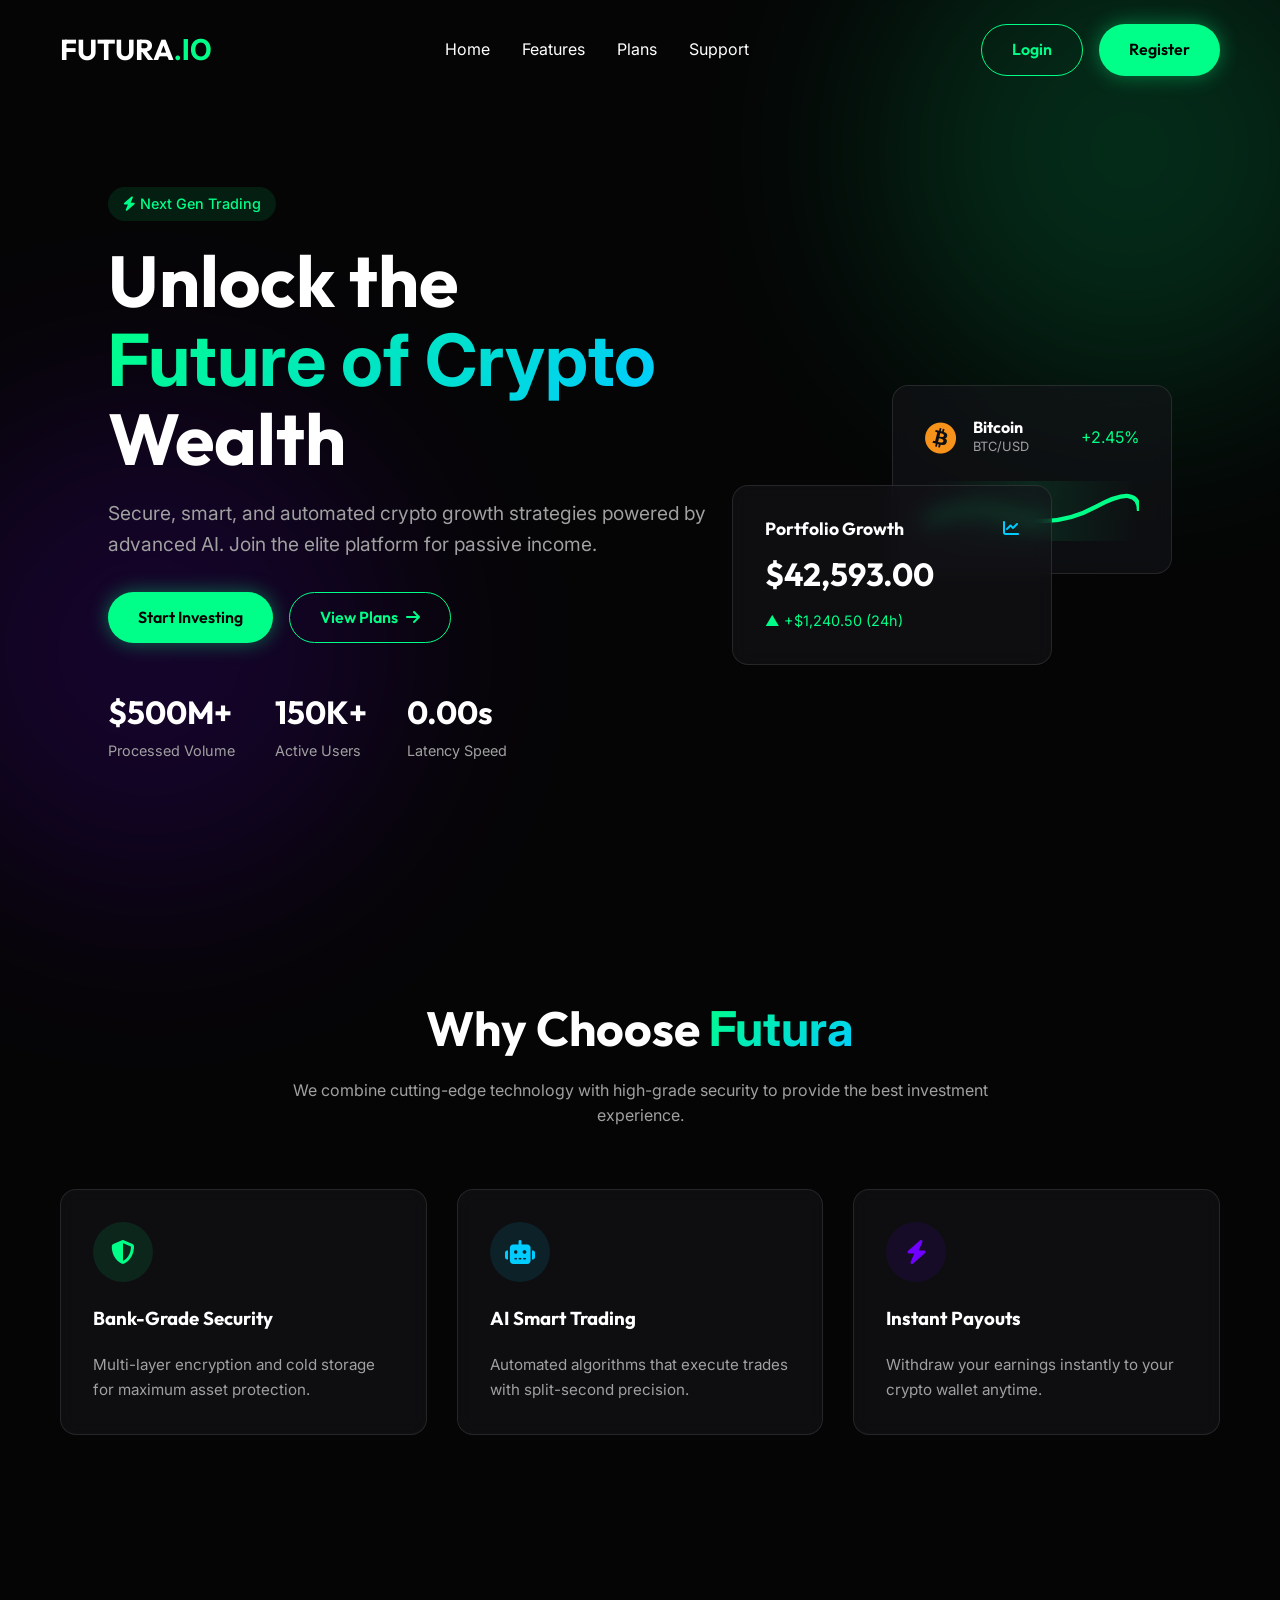
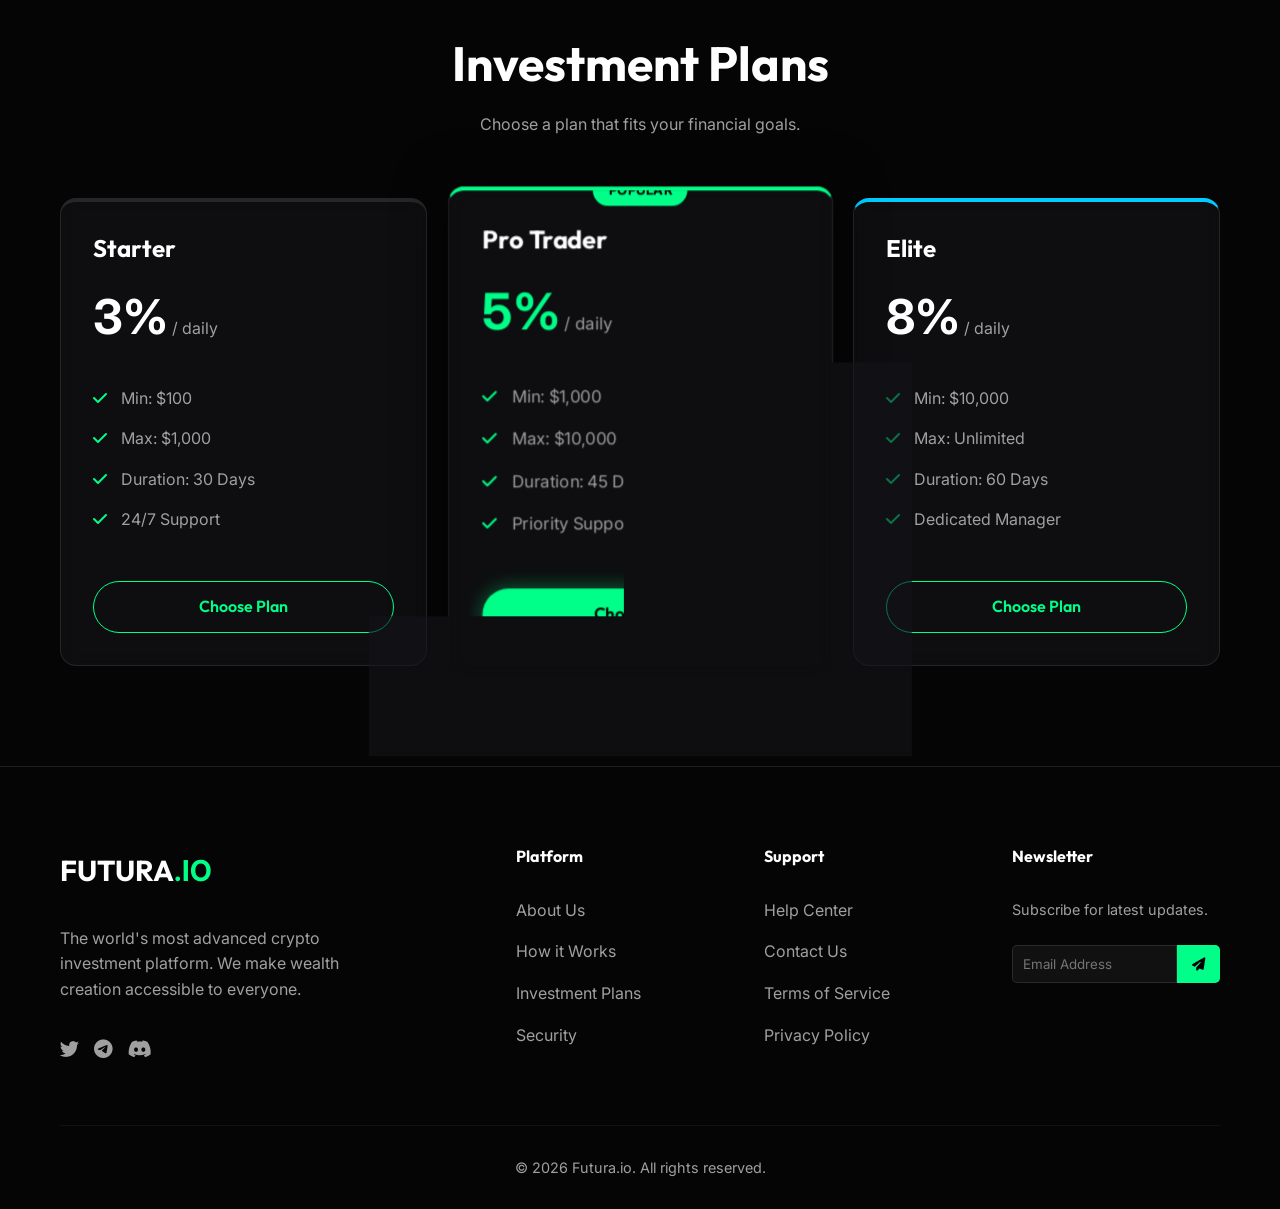
<file: index.html>
<!DOCTYPE html>
<html lang="en">

<head>
    <meta charset="UTF-8">
    <meta name="viewport" content="width=device-width, initial-scale=1.0">
    <title>Futura Brokerage | The Future of Crypto Investment</title>
    <link rel="stylesheet" href="asset/css/style.css">
    <link rel="stylesheet" href="https://cdnjs.cloudflare.com/ajax/libs/font-awesome/6.4.0/css/all.min.css">
</head>

<body>
    <!-- Navbar -->
    <nav class="main-header">
        <div class="container d-flex justify-between align-center">
            <a href="index.html" class="logo">
                FUTURA<span>.IO</span>
            </a>

            <div class="mobile-toggle">
                <i class="fas fa-bars"></i>
            </div>

            <ul class="nav-links">
                <li><a href="#home">Home</a></li>
                <li><a href="#features">Features</a></li>
                <li><a href="#plans">Plans</a></li>
                <li><a href="#support">Support</a></li>
            </ul>

            <div class="auth-buttons d-flex gap-1">
                <a href="login.html" class="btn btn-outline">Login</a>
                <a href="register.html" class="btn btn-primary">Register</a>
            </div>
        </div>
    </nav>

    <!-- Hero Section -->
    <section id="home">
        <!-- Background Elements -->
        <div class="bg-blur primary" style="top: -100px; right: -100px;"></div>
        <div class="bg-blur accent" style="bottom: 0; left: -100px;"></div>

        <div class="container hero-grid">
            <div class="hero-content">
                <span class="hero-badge">
                    <i class="fas fa-bolt"></i> Next Gen Trading
                </span>
                <h1 class="hero-title">
                    Unlock the <br>
                    <span class="text-gradient">Future of Crypto</span> <br>
                    Wealth
                </h1>
                <p class="text-muted mb-4" style="font-size: 1.2rem; max-width: 600px;">
                    Secure, smart, and automated crypto growth strategies powered by advanced AI. Join the elite
                    platform for passive income.
                </p>
                <div class="d-flex gap-1 mb-5">
                    <a href="register.html" class="btn btn-primary">Start Investing</a>
                    <a href="#plans" class="btn btn-outline">View Plans <i class="fas fa-arrow-right"
                            style="margin-left: 8px;"></i></a>
                </div>

                <div class="hero-stats">
                    <div>
                        <h3 class="mb-1" style="font-size: 2rem;">$500M+</h3>
                        <p class="text-muted" style="font-size: 0.9rem;">Processed Volume</p>
                    </div>
                    <div>
                        <h3 class="mb-1" style="font-size: 2rem;">150K+</h3>
                        <p class="text-muted" style="font-size: 0.9rem;">Active Users</p>
                    </div>
                    <div>
                        <h3 class="mb-1" style="font-size: 2rem;">0.00s</h3>
                        <p class="text-muted" style="font-size: 0.9rem;">Latency Speed</p>
                    </div>
                </div>
            </div>

            <div class="hero-visual">
                <div class="glass-card floating-card-1">
                    <div class="d-flex align-center gap-1 mb-3">
                        <i class="fab fa-bitcoin" style="color: #F7931A; font-size: 2rem;"></i>
                        <div>
                            <h4 style="font-size: 1rem;">Bitcoin</h4>
                            <p class="text-muted" style="font-size: 0.8rem;">BTC/USD</p>
                        </div>
                        <span class="text-primary" style="margin-left: auto;">+2.45%</span>
                    </div>
                    <div class="chart-line-mock">
                        <!-- Mock chart line -->
                        <svg style="width: 100%; height: 100%; position: absolute;" viewBox="0 0 100 20">
                            <path d="M0 15 Q 20 5, 40 12 T 80 8 T 100 10" fill="none" stroke="var(--color-primary)"
                                stroke-width="2" />
                        </svg>
                    </div>
                </div>

                <div class="glass-card floating-card-2">
                    <div class="d-flex align-center justify-between mb-2">
                        <h4 style="font-size: 1.1rem;">Portfolio Growth</h4>
                        <i class="fas fa-chart-line" style="color: var(--color-secondary);"></i>
                    </div>
                    <h3 class="mb-2" style="font-size: 2rem;">$42,593.00</h3>
                    <p class="text-primary" style="font-size: 0.9rem;">▲ +$1,240.50 (24h)</p>
                </div>
            </div>
        </div>
    </section>

    <!-- Features Section -->
    <section id="features">
        <div class="container">
            <div class="section-header">
                <h2 class="section-title">Why Choose <span class="text-gradient">Futura</span></h2>
                <p class="text-muted">We combine cutting-edge technology with high-grade security to provide the best
                    investment experience.</p>
            </div>

            <div class="grid-3">
                <div class="glass-card">
                    <div class="feature-icon" style="background: rgba(0,255,136,0.1);">
                        <i class="fas fa-shield-alt text-primary"></i>
                    </div>
                    <h3 class="mb-3">Bank-Grade Security</h3>
                    <p class="text-muted" style="font-size: 0.95rem;">Multi-layer encryption and cold storage for
                        maximum asset protection.</p>
                </div>

                <div class="glass-card">
                    <div class="feature-icon" style="background: rgba(0,204,255,0.1);">
                        <i class="fas fa-robot" style="color: var(--color-secondary);"></i>
                    </div>
                    <h3 class="mb-3">AI Smart Trading</h3>
                    <p class="text-muted" style="font-size: 0.95rem;">Automated algorithms that execute trades with
                        split-second precision.</p>
                </div>

                <div class="glass-card">
                    <div class="feature-icon" style="background: rgba(112,0,255,0.1);">
                        <i class="fas fa-bolt" style="color: var(--color-accent);"></i>
                    </div>
                    <h3 class="mb-3">Instant Payouts</h3>
                    <p class="text-muted" style="font-size: 0.95rem;">Withdraw your earnings instantly to your crypto
                        wallet anytime.</p>
                </div>
            </div>
        </div>
    </section>

    <!-- Plans Section -->
    <section id="plans" style="background: linear-gradient(180deg, transparent, rgba(5,5,5,1));">
        <div class="container">
            <div class="section-header">
                <h2 class="section-title">Investment Plans</h2>
                <p class="text-muted">Choose a plan that fits your financial goals.</p>
            </div>

            <div class="grid-3">
                <!-- Plan 1 -->
                <div class="glass-card plan-card">
                    <h3 class="mb-2" style="font-size: 1.5rem;">Starter</h3>
                    <div class="plan-price">
                        <span>3%</span>
                        <span class="text-muted">/ daily</span>
                    </div>
                    <ul class="check-list mb-5">
                        <li><i class="fas fa-check"></i> Min: $100</li>
                        <li><i class="fas fa-check"></i> Max: $1,000</li>
                        <li><i class="fas fa-check"></i> Duration: 30 Days</li>
                        <li><i class="fas fa-check"></i> 24/7 Support</li>
                    </ul>
                    <a href="register.html" class="btn btn-outline w-100">Choose Plan</a>
                </div>

                <!-- Plan 2 (Featured) -->
                <div class="glass-card plan-card featured">
                    <div
                        style="position: absolute; top: 0; left: 50%; transform: translate(-50%, -50%); background: var(--color-primary); color: #000; padding: 5px 15px; border-radius: 20px; font-weight: 700; font-size: 0.8rem;">
                        POPULAR
                    </div>
                    <h3 class="mb-2" style="font-size: 1.5rem;">Pro Trader</h3>
                    <div class="plan-price">
                        <span class="text-primary">5%</span>
                        <span class="text-muted">/ daily</span>
                    </div>
                    <ul class="check-list mb-5">
                        <li><i class="fas fa-check"></i> Min: $1,000</li>
                        <li><i class="fas fa-check"></i> Max: $10,000</li>
                        <li><i class="fas fa-check"></i> Duration: 45 Days</li>
                        <li><i class="fas fa-check"></i> Priority Support</li>
                    </ul>
                    <a href="register.html" class="btn btn-primary w-100">Choose Plan</a>
                </div>

                <!-- Plan 3 -->
                <div class="glass-card plan-card elite">
                    <h3 class="mb-2" style="font-size: 1.5rem;">Elite</h3>
                    <div class="plan-price">
                        <span>8%</span>
                        <span class="text-muted">/ daily</span>
                    </div>
                    <ul class="check-list mb-5">
                        <li><i class="fas fa-check"></i> Min: $10,000</li>
                        <li><i class="fas fa-check"></i> Max: Unlimited</li>
                        <li><i class="fas fa-check"></i> Duration: 60 Days</li>
                        <li><i class="fas fa-check"></i> Dedicated Manager</li>
                    </ul>
                    <a href="register.html" class="btn btn-outline w-100">Choose Plan</a>
                </div>
            </div>
        </div>
    </section>

    <!-- Footer -->
    <footer>
        <div class="container">
            <div class="footer-grid">
                <div>
                    <a href="#" class="logo mb-4" style="display: block;">
                        FUTURA<span>.IO</span>
                    </a>
                    <p class="text-muted mb-4" style="max-width: 300px;">
                        The world's most advanced crypto investment platform. We make wealth creation accessible to
                        everyone.
                    </p>
                    <div class="social-links">
                        <a href="#"><i class="fab fa-twitter"></i></a>
                        <a href="#"><i class="fab fa-telegram"></i></a>
                        <a href="#"><i class="fab fa-discord"></i></a>
                    </div>
                </div>

                <div>
                    <h4 class="mb-4">Platform</h4>
                    <ul class="d-flex flex-column gap-1">
                        <li><a href="#" class="text-muted">About Us</a></li>
                        <li><a href="#" class="text-muted">How it Works</a></li>
                        <li><a href="#" class="text-muted">Investment Plans</a></li>
                        <li><a href="#" class="text-muted">Security</a></li>
                    </ul>
                </div>

                <div>
                    <h4 class="mb-4">Support</h4>
                    <ul class="d-flex flex-column gap-1">
                        <li><a href="#" class="text-muted">Help Center</a></li>
                        <li><a href="#" class="text-muted">Contact Us</a></li>
                        <li><a href="#" class="text-muted">Terms of Service</a></li>
                        <li><a href="#" class="text-muted">Privacy Policy</a></li>
                    </ul>
                </div>

                <div>
                    <h4 class="mb-4">Newsletter</h4>
                    <p class="text-muted mb-3" style="font-size: 0.9rem;">Subscribe for latest updates.</p>
                    <div class="newsletter-form">
                        <input type="email" placeholder="Email Address" class="newsletter-input">
                        <button class="newsletter-btn"><i class="fas fa-paper-plane"></i></button>
                    </div>
                </div>
            </div>

            <div class="text-center text-muted"
                style="padding-top: 30px; border-top: 1px solid rgba(255,255,255,0.05); font-size: 0.9rem;">
                &copy; 2026 Futura.io. All rights reserved.
            </div>
        </div>
    </footer>

    <script src="asset/scripts/main.js"></script>
</body>

</html>
</file>
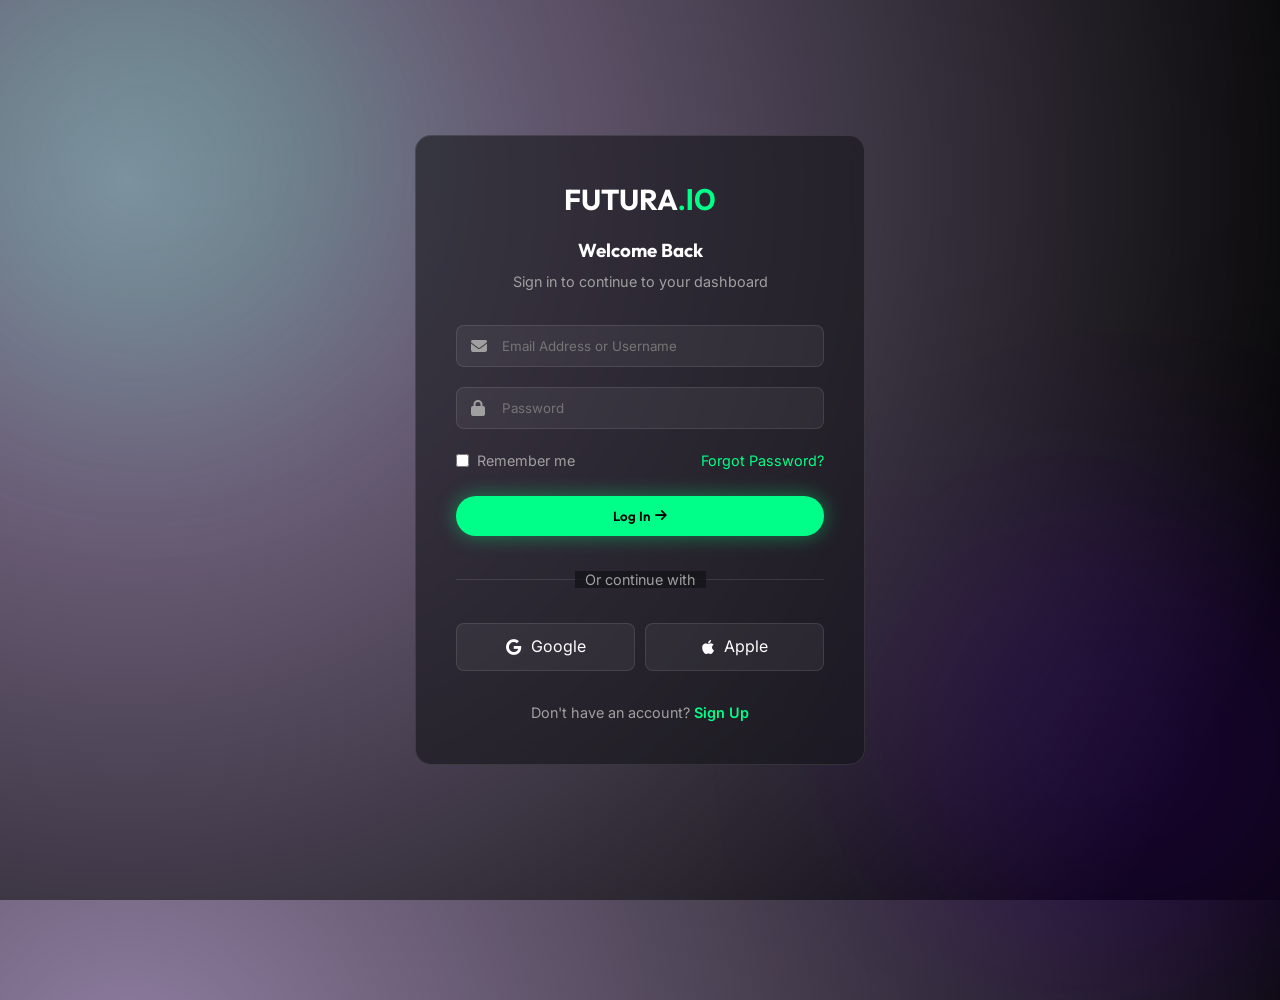
<file: login.html>
<!DOCTYPE html>
<html lang="en">

<head>
    <meta charset="UTF-8">
    <meta name="viewport" content="width=device-width, initial-scale=1.0">
    <title>Login - Futura Brokerage</title>
    <link rel="stylesheet" href="asset/css/style.css">
    <link rel="stylesheet" href="https://cdnjs.cloudflare.com/ajax/libs/font-awesome/6.4.0/css/all.min.css">
    <script src="asset/scripts/api.js"></script>
</head>

<body class="auth-body login-bg">
    <div class="bg-blur primary" style="top: -100px; left: -100px;"></div>
    <div class="bg-blur accent" style="bottom: -100px; right: -100px;"></div>

    <div class="auth-container">
        <div class="glass-card" style="padding: 40px;">
            <div class="text-center mb-4">
                <a href="index.html" class="logo mb-2" style="display: inline-block;">
                    FUTURA<span>.IO</span>
                </a>
                <h3 class="mb-1">Welcome Back</h3>
                <p class="text-muted" style="font-size: 0.9rem;">Sign in to continue to your dashboard</p>
            </div>

            <form action="dashboard/user/index.html">
                <div class="form-group">
                    <i class="fas fa-envelope form-icon"></i>
                    <input type="text" class="form-control" id="id" placeholder="Email Address or Username" required>
                </div>
                <div class="form-group">
                    <i class="fas fa-lock form-icon"></i>
                    <input type="password" class="form-control" id="pass" placeholder="Password" required>
                </div>

                <div class="d-flex justify-between align-center mb-3" style="font-size: 0.9rem;">
                    <label
                        style="display: flex; align-items: center; gap: 8px; cursor: pointer; color: var(--color-text-muted);">
                        <input type="checkbox"> Remember me
                    </label>
                    <a href="forgot-password.html" class="text-primary">Forgot Password?</a>
                </div>

                <button type="submit" class="btn btn-primary w-100 mb-4">
                    Log In <i class="fas fa-arrow-right" style="margin-left: 5px;"></i>
                </button>

                <div class="text-center text-muted mb-4" style="font-size: 0.9rem; position: relative;">
                    <span style="background: rgba(20,20,25,0.8); padding: 0 10px; position: relative; z-index: 1;">Or
                        continue with</span>
                    <div
                        style="position: absolute; left: 0; top: 50%; width: 100%; height: 1px; background: var(--border-color);">
                    </div>
                </div>

                <div style="display: grid; grid-template-columns: 1fr 1fr; gap: 10px; margin-bottom: 20px;">
                    <div class="social-btn"><i class="fab fa-google"></i> Google</div>
                    <div class="social-btn"><i class="fab fa-apple"></i> Apple</div>
                </div>

                <div class="text-center text-muted" style="font-size: 0.9rem;">
                    Don't have an account? <a href="register.html" class="text-primary" style="font-weight: 600;">Sign
                        Up</a>
                </div>
            </form>
        </div>
    </div>

    <script src="asset/scripts/main.js"></script>
    <script>
        document.querySelector('form').addEventListener('submit', function (e) {
            e.preventDefault();
            const username = document.querySelector('#id').value;
            const password = document.querySelector('#pass').value;
            Auth.login(username, password);
        });
    </script>
</body>

</html>
</file>
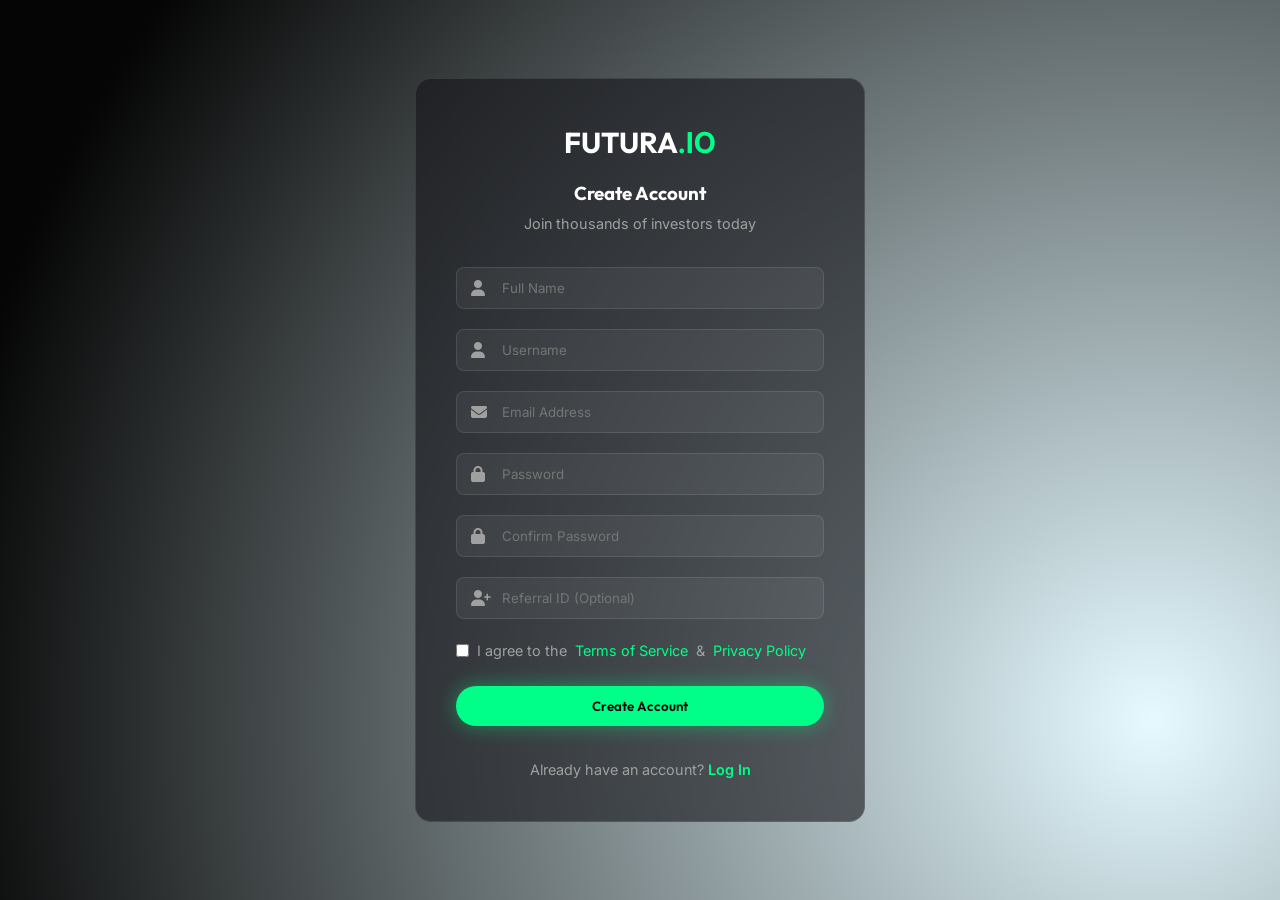
<file: register.html>
<!DOCTYPE html>
<html lang="en">

<head>
    <meta charset="UTF-8">
    <meta name="viewport" content="width=device-width, initial-scale=1.0">
    <title>Register - Futura Brokerage</title>
    <link rel="stylesheet" href="asset/css/style.css">
    <link rel="stylesheet" href="https://cdnjs.cloudflare.com/ajax/libs/font-awesome/6.4.0/css/all.min.css">
    <script src="asset/scripts/api.js"></script>
</head>

<body class="auth-body register-bg">
    <div class="auth-container">
        <div class="glass-card" style="padding: 40px;">
            <div class="text-center mb-4">
                <a href="index.html" class="logo mb-2" style="display: inline-block;">
                    FUTURA<span>.IO</span>
                </a>
                <h3 class="mb-1">Create Account</h3>
                <p class="text-muted" style="font-size: 0.9rem;">Join thousands of investors today</p>
            </div>

            <form action="dashboard/user/index.html">
                <div class="form-group">
                    <i class="fas fa-user form-icon"></i>
                    <input type="text" class="form-control" placeholder="Full Name" id="fullname" required>
                </div>
                <div class="form-group">
                    <i class="fas fa-user form-icon"></i>
                    <input type="text" class="form-control" placeholder="Username" id="username" required>
                </div>
                <div class="form-group">
                    <i class="fas fa-envelope form-icon"></i>
                    <input type="email" class="form-control" placeholder="Email Address" id="email" required>
                </div>
                <div class="form-group">
                    <i class="fas fa-lock form-icon"></i>
                    <input type="password" class="form-control" placeholder="Password" id="pass" required>
                </div>
                <div class="form-group">
                    <i class="fas fa-lock form-icon"></i>
                    <input type="password" class="form-control" placeholder="Confirm Password" id="confirmpass"
                        required>
                </div>
                <div class="form-group">
                    <i class="fas fa-user-plus form-icon"></i>
                    <input type="text" class="form-control" placeholder="Referral ID (Optional)" id="referrer_id">
                </div>

                <div class="mb-3">
                    <label
                        style="display: flex; align-items: center; gap: 8px; cursor: pointer; color: var(--color-text-muted); font-size: 0.9rem;">
                        <input type="checkbox" required> I agree to the <a href="#" class="text-primary">Terms of
                            Service</a> & <a href="#" class="text-primary">Privacy Policy</a>
                    </label>
                </div>

                <button type="submit" class="btn btn-primary w-100 mb-4">
                    Create Account
                </button>

                <div class="text-center text-muted" style="font-size: 0.9rem;">
                    Already have an account? <a href="login.html" class="text-primary" style="font-weight: 600;">Log
                        In</a>
                </div>
            </form>
        </div>
    </div>
    <script src="asset/scripts/main.js"></script>
    <script>
        // Auto-capture referral ID from URL
        window.onload = function () {
            const urlParams = new URLSearchParams(window.location.search);
            const ref = urlParams.get('ref');
            if (ref) {
                document.querySelector('#referrer_id').value = ref;
                // Optionally hide the group if pre-filled
                // document.querySelector('#referrer_id').closest('.form-group').style.display = 'none';
            }
        };

        document.querySelector('form').addEventListener('submit', function (e) {
            e.preventDefault();
            const username = document.querySelector('#username').value;
            const email = document.querySelector('#email').value;
            const fullname = document.querySelector('#fullname').value;
            const password = document.querySelector('#pass').value;
            const confirmpassword = document.querySelector('#confirmpass').value;
            const referrer_id = document.querySelector('#referrer_id').value;
            Auth.register({ username, fullname, password, confirmpassword, email, referrer_id });
        });
    </script>
</body>

</html>
</file>
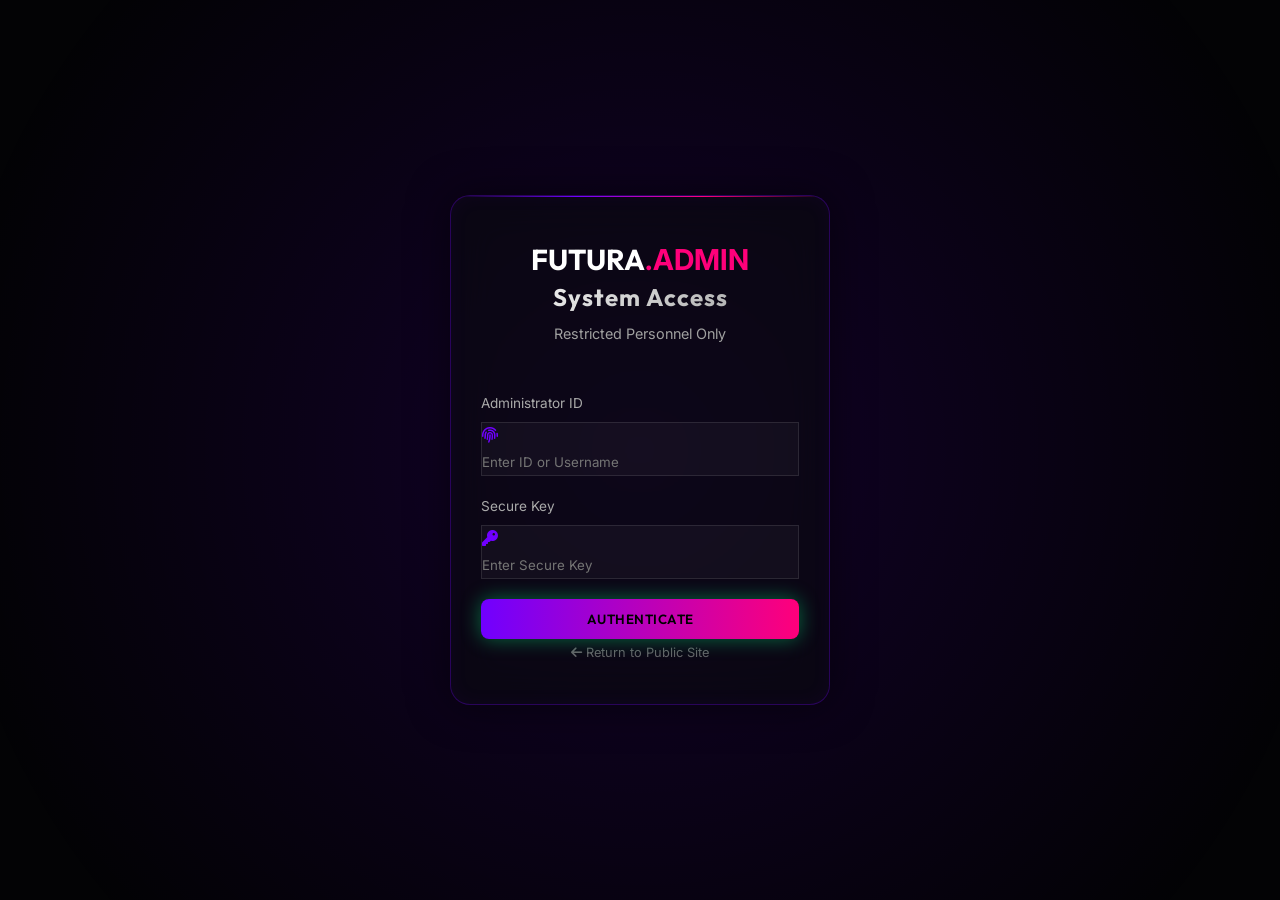
<file: dashboard/admin/login.html>
<!DOCTYPE html>
<html lang="en">

<head>
    <meta charset="UTF-8">
    <meta name="viewport" content="width=device-width, initial-scale=1.0">
    <title>Admin Login - Futura Brokerage</title>
    <link rel="stylesheet" href="../../asset/css/style.css">
    <link rel="stylesheet" href="https://cdnjs.cloudflare.com/ajax/libs/font-awesome/6.4.0/css/all.min.css">
    <style>
        :root {
            --admin-primary: #7000ff;
            --admin-accent: #ff007a;
            --admin-bg: #030305;
        }

        body {
            background-color: var(--admin-bg) !important;
            overflow: hidden;
            display: flex;
            align-items: center;
            justify-content: center;
            height: 100vh;
        }

        /* Ambient Background */
        .ambient-light {
            position: fixed;
            top: 50%;
            left: 50%;
            width: 150vw;
            height: 150vh;
            background: radial-gradient(circle, rgba(112, 0, 255, 0.15), transparent 60%);
            transform: translate(-50%, -50%);
            z-index: -1;
            pointer-events: none;
            animation: pulseLight 10s infinite alternate;
        }

        @keyframes pulseLight {
            0% {
                opacity: 0.5;
                transform: translate(-50%, -50%) scale(0.9);
            }

            100% {
                opacity: 0.8;
                transform: translate(-50%, -50%) scale(1.1);
            }
        }

        .auth-container {
            width: 100%;
            max-width: 420px;
            padding: 20px;
            z-index: 10;
        }

        /* Glass Card Override */
        .glass-card {
            background: rgba(10, 10, 15, 0.6);
            backdrop-filter: blur(20px);
            -webkit-backdrop-filter: blur(20px);
            border: 1px solid rgba(112, 0, 255, 0.3);
            box-shadow: 0 0 40px rgba(0, 0, 0, 0.5), inset 0 0 20px rgba(112, 0, 255, 0.05);
            border-radius: 20px;
            padding: 40px 30px;
            position: relative;
            overflow: hidden;
            animation: fadeInUp 0.5s ease-out;
        }

        /* Admin Neon Border Animation */
        .glass-card::before {
            content: '';
            position: absolute;
            top: 0;
            left: 0;
            right: 0;
            height: 1px;
            background: linear-gradient(90deg, transparent, var(--admin-primary), var(--admin-accent), transparent);
            animation: borderSlide 3s infinite linear;
        }

        @keyframes borderSlide {
            0% {
                transform: translateX(-100%);
            }

            100% {
                transform: translateX(100%);
            }
        }

        /* Typography */
        h2 {
            font-family: 'Outfit', sans-serif;
            font-weight: 700;
            letter-spacing: 1px;
            background: linear-gradient(135deg, #fff, #a0a0a0);
            -webkit-background-clip: text;
            -webkit-text-fill-color: transparent;
        }

        .input-icon {
            background: rgba(255, 255, 255, 0.03);
            border: 1px solid rgba(255, 255, 255, 0.1);
            transition: all 0.3s ease;
        }

        .input-icon:focus-within {
            border-color: var(--admin-accent);
            box-shadow: 0 0 15px rgba(255, 0, 122, 0.2);
            background: rgba(255, 255, 255, 0.05);
        }

        .input-icon i {
            color: var(--admin-primary);
        }

        .input-icon input {
            background: transparent;
            border: none;
            color: #fff;
            width: 100%;
            height: 100%;
            outline: none;
            font-family: inherit;
        }

        /* Button */
        .btn-primary {
            background: linear-gradient(90deg, var(--admin-primary), var(--admin-accent));
            border: none;
            position: relative;
            overflow: hidden;
            z-index: 1;
            transition: transform 0.2s;
            font-weight: 600;
            letter-spacing: 0.5px;
        }

        .btn-primary::after {
            content: '';
            position: absolute;
            top: 0;
            left: 0;
            width: 100%;
            height: 100%;
            background: linear-gradient(90deg, var(--admin-accent), var(--admin-primary));
            opacity: 0;
            z-index: -1;
            transition: opacity 0.3s;
        }

        .btn-primary:hover {
            transform: translateY(-2px);
            box-shadow: 0 0 20px rgba(112, 0, 255, 0.4);
        }

        .btn-primary:hover::after {
            opacity: 1;
        }

        /* Mobile Responsiveness */
        @media (max-width: 480px) {
            .glass-card {
                padding: 30px 20px;
            }

            .logo {
                font-size: 1.5rem !important;
            }
        }
    </style>
</head>

<body>

    <div class="ambient-light"></div>

    <!-- Particles handled by main.js logic if desired, or simple CSS blobs -->
    <div class="blob blob-1" style="background: var(--admin-primary); opacity: 0.3;"></div>
    <div class="blob blob-2" style="background: var(--admin-accent); opacity: 0.2;"></div>

    <div class="auth-container">
        <div class="auth-box glass-card">
            <div class="text-center mb-5">
                <a href="../../index.html" class="logo"
                    style="font-size: 1.8rem; justify-content: center; margin-bottom: 20px; text-decoration: none;">
                    FUTURA<span style="color: var(--admin-accent);">.ADMIN</span>
                </a>
                <h2 style="margin-bottom: 10px; font-size: 1.5rem;">System Access</h2>
                <p class="text-muted" style="font-size: 0.9rem;">Restricted Personnel Only</p>
            </div>

            <form id="adminLoginForm" onsubmit="event.preventDefault(); handleAdminLogin();">
                <div class="form-group mb-4">
                    <label style="font-size: 0.85rem; color: #aaa; margin-bottom: 8px; display: block;">Administrator
                        ID</label>
                    <div class="input-icon">
                        <i class="fas fa-fingerprint"></i>
                        <input type="text" id="username" placeholder="Enter ID or Username" required
                            style="color: #fff;">
                    </div>
                </div>

                <div class="form-group mb-5">
                    <label style="font-size: 0.85rem; color: #aaa; margin-bottom: 8px; display: block;">Secure
                        Key</label>
                    <div class="input-icon">
                        <i class="fas fa-key"></i>
                        <input type="password" id="password" placeholder="Enter Secure Key" required
                            style="color: #fff;">
                    </div>
                </div>

                <button type="submit" class="btn btn-primary w-100" style="padding: 12px; border-radius: 8px;">
                    AUTHENTICATE
                </button>
            </form>

            <div class="text-center mt-4">
                <a href="../../index.html" class="text-muted"
                    style="font-size: 0.8rem; text-decoration: none; opacity: 0.6; transition: opacity 0.2s;">
                    <i class="fas fa-arrow-left"></i> Return to Public Site
                </a>
            </div>
        </div>
    </div>

    <!-- Notification Container -->
    <div class="notification-container"></div>

    <script src="../../asset/scripts/api.js"></script>
    <script src="../../asset/scripts/main.js"></script>
    <script>
        function handleAdminLogin() {
            const username = document.getElementById('username').value;
            const password = document.getElementById('password').value;

            // Animation Feedback
            const btn = document.querySelector('button[type="submit"]');
            const originalText = btn.innerText;
            btn.innerHTML = '<i class="fas fa-circle-notch fa-spin"></i> VERIFYING...';
            btn.style.opacity = '0.8';

            setTimeout(() => {
                Auth.loginAdmin(username, password);
                // Reset on failure (success redirects)
                setTimeout(() => {
                    btn.innerText = originalText;
                    btn.style.opacity = '1';
                }, 2000);
            }, 600);
        }
    </script>
</body>

</html>
</file>
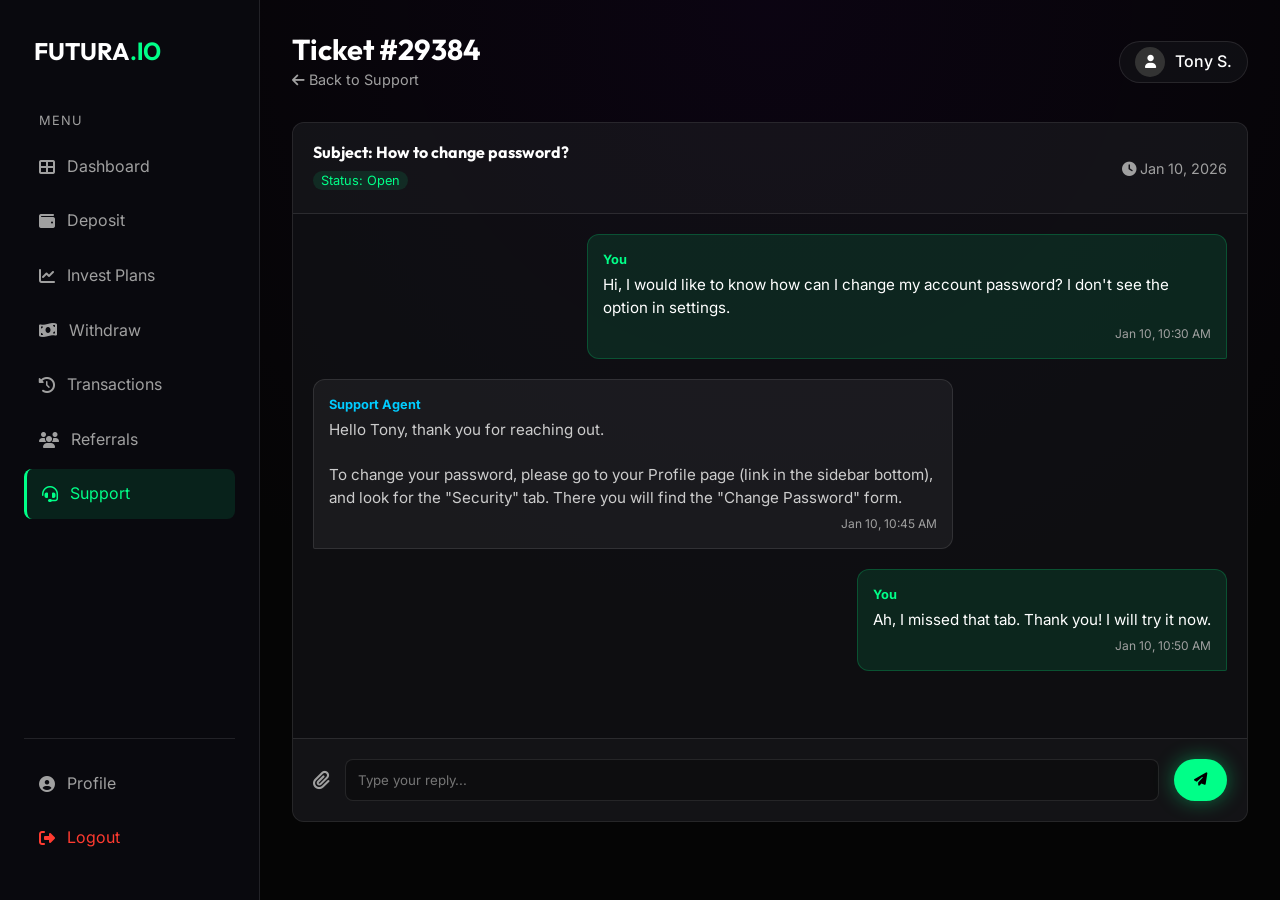
<file: dashboard/user/ticket-chat.html>
<!DOCTYPE html>
<html lang="en">

<head>
    <meta charset="UTF-8">
    <meta name="viewport" content="width=device-width, initial-scale=1.0">
    <title>Ticket #29384 - Futura Brokerage</title>
    <link rel="stylesheet" href="../../asset/css/style.css">
    <link rel="stylesheet" href="https://cdnjs.cloudflare.com/ajax/libs/font-awesome/6.4.0/css/all.min.css">
    <style>
        .dashboard-container {
            display: flex;
            min-height: 100vh;
        }

        .sidebar {
            width: 260px;
            background: rgba(10, 10, 15, 0.95);
            border-right: 1px solid var(--border-color);
            padding: 2rem 1.5rem;
            display: flex;
            flex-direction: column;
            position: fixed;
            height: 100vh;
            overflow-y: auto;
            z-index: 100;
        }

        .main-content {
            flex: 1;
            margin-left: 260px;
            padding: 2rem;
            background: radial-gradient(circle at 50% 0%, rgba(36, 0, 70, 0.2) 0%, rgba(5, 5, 5, 0) 70%);
        }

        .nav-link {
            display: flex;
            align-items: center;
            gap: 12px;
            padding: 12px 15px;
            color: var(--color-text-muted);
            border-radius: 8px;
            transition: var(--transition-fast);
            margin-bottom: 5px;
        }

        .nav-link:hover,
        .nav-link.active {
            background: rgba(0, 255, 136, 0.1);
            color: var(--color-primary);
        }

        .nav-link.active {
            border-left: 3px solid var(--color-primary);
        }

        /* Chat Styles */
        .chat-container {
            display: flex;
            flex-direction: column;
            height: calc(100vh - 200px);
            background: var(--color-bg-card);
            border: 1px solid var(--border-color);
            border-radius: 12px;
            overflow: hidden;
        }

        .chat-header {
            padding: 20px;
            border-bottom: 1px solid var(--border-color);
            display: flex;
            justify-content: space-between;
            align-items: center;
            background: rgba(255, 255, 255, 0.02);
        }

        .chat-messages {
            flex: 1;
            padding: 20px;
            overflow-y: auto;
            display: flex;
            flex-direction: column;
            gap: 20px;
        }

        .message {
            max-width: 70%;
            padding: 15px;
            border-radius: 12px;
            font-size: 0.95rem;
            line-height: 1.5;
            position: relative;
        }

        .message.user {
            align-self: flex-end;
            background: rgba(0, 255, 136, 0.1);
            border: 1px solid rgba(0, 255, 136, 0.2);
            color: #fff;
            border-bottom-right-radius: 2px;
        }

        .message.support {
            align-self: flex-start;
            background: rgba(255, 255, 255, 0.05);
            border: 1px solid var(--border-color);
            color: #ccc;
            border-bottom-left-radius: 2px;
        }

        .message-time {
            font-size: 0.75rem;
            color: var(--color-text-muted);
            margin-top: 5px;
            text-align: right;
            display: block;
        }

        .chat-input-area {
            padding: 20px;
            border-top: 1px solid var(--border-color);
            background: rgba(255, 255, 255, 0.02);
            display: flex;
            gap: 15px;
        }

        .chat-input {
            flex: 1;
            background: rgba(0, 0, 0, 0.3);
            border: 1px solid var(--border-color);
            border-radius: 8px;
            padding: 12px;
            color: #fff;
            outline: none;
            resize: none;
        }

        .chat-input:focus {
            border-color: var(--color-primary);
        }
    </style>
</head>

<body>
    <div class="dashboard-container">
        <!-- Sidebar -->
        <aside class="sidebar">
            <a href="../../index.html" class="logo"
                style="font-size: 1.5rem; font-weight: 700; color: var(--color-text-main); font-family: 'Outfit', sans-serif; margin-bottom: 40px; padding-left: 10px;">
                FUTURA<span style="color: var(--color-primary);">.IO</span>
            </a>
            <div class="mobile-close"
                style="display: none; position: absolute; top: 20px; right: 20px; cursor: pointer;">
                <i class="fas fa-times"></i>
            </div>

            <nav style="flex: 1;">
                <p
                    style="padding-left: 15px; margin-bottom: 10px; font-size: 0.8rem; color: var(--color-text-muted); text-transform: uppercase; letter-spacing: 1px;">
                    Menu</p>
                <a href="index.html" class="nav-link"><i class="fas fa-th-large"></i> Dashboard</a>
                <a href="deposit.html" class="nav-link"><i class="fas fa-wallet"></i> Deposit</a>
                <a href="plans.html" class="nav-link"><i class="fas fa-chart-line"></i> Invest Plans</a>
                <a href="withdraw.html" class="nav-link"><i class="fas fa-money-bill-wave"></i> Withdraw</a>
                <a href="transactions.html" class="nav-link"><i class="fas fa-history"></i> Transactions</a>
                <a href="referrals.html" class="nav-link"><i class="fas fa-users"></i> Referrals</a>
                <a href="support.html" class="nav-link active"><i class="fas fa-headset"></i> Support</a>
            </nav>

            <div style="border-top: 1px solid var(--border-color); padding-top: 20px;">
                <a href="profile.html" class="nav-link"><i class="fas fa-user-circle"></i> Profile</a>
                <a href="../../index.html" class="nav-link" style="color: #ff3b30;"><i class="fas fa-sign-out-alt"></i>
                    Logout</a>
            </div>
        </aside>

        <!-- Main Content -->
        <main class="main-content">
            <header style="display: flex; justify-content: space-between; align-items: center; margin-bottom: 30px;">
                <div style="display: flex; align-items: center; gap: 15px;">
                    <div class="mobile-toggle" style="display: none; font-size: 1.5rem; cursor: pointer;">
                        <i class="fas fa-bars"></i>
                    </div>
                    <div>
                        <h2 style="font-size: 1.8rem;">Ticket #29384</h2>
                        <a href="support.html" style="color: var(--color-text-muted); font-size: 0.9rem;"><i
                                class="fas fa-arrow-left"></i> Back to Support</a>
                    </div>
                </div>
                <div style="display: flex; align-items: center; gap: 20px;">
                    <div
                        style="display: flex; align-items: center; gap: 10px; background: var(--color-bg-card); padding: 5px 15px; border-radius: 50px; border: 1px solid var(--border-color);">
                        <div
                            style="width: 30px; height: 30px; background: #333; border-radius: 50%; display: flex; align-items: center; justify-content: center;">
                            <i class="fas fa-user" style="font-size: 0.8rem;"></i>
                        </div>
                        <span style="font-weight: 500;">Tony S.</span>
                    </div>
                </div>
            </header>

            <div class="chat-container">
                <div class="chat-header">
                    <div>
                        <h4 style="margin-bottom: 5px;">Subject: How to change password?</h4>
                        <span
                            style="font-size: 0.8rem; color: var(--color-primary); background: rgba(0,255,136,0.1); padding: 2px 8px; border-radius: 10px;">Status:
                            Open</span>
                    </div>
                    <div style="color: var(--color-text-muted); font-size: 0.9rem;">
                        <i class="fas fa-clock"></i> Jan 10, 2026
                    </div>
                </div>

                <div class="chat-messages">
                    <div class="message user">
                        <div
                            style="font-weight: 700; font-size: 0.8rem; margin-bottom: 5px; color: var(--color-primary);">
                            You</div>
                        Hi, I would like to know how can I change my account password? I don't see the option in
                        settings.
                        <span class="message-time">Jan 10, 10:30 AM</span>
                    </div>

                    <div class="message support">
                        <div
                            style="font-weight: 700; font-size: 0.8rem; margin-bottom: 5px; color: var(--color-secondary);">
                            Support Agent</div>
                        Hello Tony, thank you for reaching out. <br><br>
                        To change your password, please go to your Profile page (link in the sidebar bottom), and look
                        for the "Security" tab. There you will find the "Change Password" form.
                        <span class="message-time">Jan 10, 10:45 AM</span>
                    </div>

                    <div class="message user">
                        <div
                            style="font-weight: 700; font-size: 0.8rem; margin-bottom: 5px; color: var(--color-primary);">
                            You</div>
                        Ah, I missed that tab. Thank you! I will try it now.
                        <span class="message-time">Jan 10, 10:50 AM</span>
                    </div>
                </div>

                <div class="chat-input-area">
                    <button
                        style="background: none; border: none; color: var(--color-text-muted); cursor: pointer; font-size: 1.2rem;"><i
                            class="fas fa-paperclip"></i></button>
                    <input type="text" class="chat-input" placeholder="Type your reply...">
                    <button class="btn btn-primary" style="padding: 10px 20px;"><i
                            class="fas fa-paper-plane"></i></button>
                </div>
            </div>
        </main>
    </div>

    <script src="../../asset/scripts/main.js"></script>
</body>

</html>
</file>
<file: asset/css/style.css>
/* Google Fonts */
@import url('https://fonts.googleapis.com/css2?family=Inter:wght@300;400;500;600;700&family=Outfit:wght@400;500;700&display=swap');

:root {
    /* Colors */
    --color-bg: #050505;
    --color-bg-card: rgba(20, 20, 25, 0.6);
    --color-bg-card-hover: rgba(30, 30, 40, 0.8);

    --color-primary: #00ff88;
    /* Neon Green */
    --color-primary-glow: rgba(0, 255, 136, 0.4);

    --color-secondary: #00ccff;
    /* Neon Blue */
    --color-accent: #7000ff;
    /* Deep Purple */

    --color-text-main: #ffffff;
    --color-text-muted: #a0a0a0;

    --border-color: rgba(255, 255, 255, 0.1);

    /* Spacing */
    --spacing-xs: 0.5rem;
    --spacing-sm: 1rem;
    --spacing-md: 2rem;
    --spacing-lg: 4rem;
    --spacing-xl: 8rem;

    /* Transitions */
    --transition-fast: 0.2s ease;
    --transition-medium: 0.3s ease;
}

/* --- RESET & BASE --- */
* {
    margin: 0;
    padding: 0;
    box-sizing: border-box;
    font-family: 'Inter', sans-serif;
}

body {
    background-color: var(--color-bg);
    color: var(--color-text-main);
    line-height: 1.6;
    overflow-x: hidden;
    -webkit-font-smoothing: antialiased;
    -moz-osx-font-smoothing: grayscale;
}

h1,
h2,
h3,
h4,
h5,
h6 {
    font-family: 'Outfit', sans-serif;
    font-weight: 700;
    line-height: 1.2;
    color: var(--color-text-main);
}

a {
    text-decoration: none;
    color: inherit;
    transition: var(--transition-fast);
}

ul {
    list-style: none;
}

img {
    max-width: 100%;
    display: block;
}

/* --- UTILITIES --- */
.container {
    max-width: 1200px;
    margin: 0 auto;
    padding: 0 20px;
}

.text-gradient {
    background: linear-gradient(135deg, var(--color-primary), var(--color-secondary));
    -webkit-background-clip: text;
    -webkit-text-fill-color: transparent;
    background-clip: text;
}

.text-muted {
    color: var(--color-text-muted);
}

.text-primary {
    color: var(--color-primary);
}

.text-center {
    text-align: center;
}

.d-flex {
    display: flex;
}

.align-center {
    align-items: center;
}

.justify-between {
    justify-content: space-between;
}

.justify-center {
    justify-content: center;
}

.flex-column {
    flex-direction: column;
}

.gap-1 {
    gap: 1rem;
}

.gap-2 {
    gap: 2rem;
}

.mb-1 {
    margin-bottom: 0.5rem;
}

.mb-2 {
    margin-bottom: 1rem;
}

.mb-3 {
    margin-bottom: 1.5rem;
}

.mb-4 {
    margin-bottom: 2rem;
}

.mb-5 {
    margin-bottom: 3rem;
}

/* Buttons */
.btn {
    display: inline-flex;
    align-items: center;
    justify-content: center;
    padding: 12px 30px;
    border-radius: 50px;
    font-weight: 600;
    cursor: pointer;
    border: none;
    transition: var(--transition-medium);
    font-family: 'Outfit', sans-serif;
    text-align: center;
}

.btn-primary {
    background: var(--color-primary);
    color: #000;
    box-shadow: 0 0 20px var(--color-primary-glow);
}

.btn-primary:hover {
    transform: translateY(-2px);
    box-shadow: 0 0 30px var(--color-primary-glow);
}

.btn-outline {
    background: transparent;
    border: 1px solid var(--color-primary);
    color: var(--color-primary);
}

.btn-outline:hover {
    background: rgba(0, 255, 136, 0.1);
}

.w-100 {
    width: 100%;
}

/* Glassmorphism */
.glass-card {
    background: var(--color-bg-card);
    backdrop-filter: blur(10px);
    -webkit-backdrop-filter: blur(10px);
    border: 1px solid var(--border-color);
    border-radius: 16px;
    padding: 2rem;
    transition: var(--transition-medium);
    position: relative;
    overflow: hidden;
    /* Prevents overflow issues */
}

.glass-card:hover {
    border-color: var(--color-primary);
    transform: translateY(-5px);
}

/* Background Blurs */
.bg-blur {
    position: absolute;
    width: 500px;
    height: 500px;
    border-radius: 50%;
    filter: blur(100px);
    /* Reduced from 150px to reduce glitching */
    opacity: 0.15;
    z-index: -1;
    pointer-events: none;
}

.bg-blur.primary {
    background: var(--color-primary);
}

.bg-blur.secondary {
    background: var(--color-secondary);
}

.bg-blur.accent {
    background: var(--color-accent);
}

/* --- HEADER / NAVBAR --- */
.main-header {
    position: fixed;
    width: 100%;
    top: 0;
    z-index: 1000;
    padding: 1.5rem 0;
    transition: var(--transition-medium);
}

.main-header.scrolled {
    background: rgba(5, 5, 5, 0.95);
    backdrop-filter: blur(10px);
    padding: 1rem 0;
    border-bottom: 1px solid var(--border-color);
}

.logo {
    font-size: 1.8rem;
    font-weight: 700;
    font-family: 'Outfit', sans-serif;
    color: var(--color-text-main);
}

.logo span {
    color: var(--color-primary);
}

.nav-links {
    display: flex;
    gap: 2rem;
    align-items: center;
}

.nav-links li a:hover {
    color: var(--color-primary);
}

/* --- HERO SECTION --- */
#home {
    padding-top: 150px;
    min-height: 100vh;
    display: flex;
    align-items: center;
    position: relative;
}

.hero-grid {
    display: grid;
    grid-template-columns: 1.2fr 0.8fr;
    gap: 4rem;
    align-items: center;
}

.hero-badge {
    background: rgba(0, 255, 136, 0.1);
    color: var(--color-primary);
    padding: 5px 15px;
    border-radius: 20px;
    font-size: 0.9rem;
    font-weight: 500;
    margin-bottom: 20px;
    display: inline-block;
}

.hero-title {
    font-size: 4.5rem;
    margin-bottom: 20px;
    line-height: 1.1;
}

.hero-stats {
    margin-top: 50px;
    display: flex;
    gap: 40px;
}

/* Hero Visuals */
.hero-visual {
    position: relative;
}

.floating-card-1 {
    position: absolute;
    top: 0;
    right: 0;
    width: 280px;
    animation: float 6s ease-in-out infinite;
    z-index: 1;
}

.floating-card-2 {
    position: relative;
    top: 100px;
    right: 40px;
    z-index: 2;
    width: 320px;
    animation: float 8s ease-in-out infinite reverse;
}

.chart-line-mock {
    height: 60px;
    background: linear-gradient(to right, transparent, rgba(0, 255, 136, 0.1), transparent);
    border-radius: 8px;
    position: relative;
    overflow: hidden;
}

/* --- SECTIONS --- */
section {
    padding: 100px 0;
}

.section-header {
    text-align: center;
    max-width: 700px;
    margin: 0 auto 60px;
}

.section-title {
    font-size: 3rem;
    margin-bottom: 20px;
}

.grid-3 {
    display: grid;
    grid-template-columns: repeat(3, 1fr);
    gap: 30px;
}

/* Features */
.feature-icon {
    width: 60px;
    height: 60px;
    border-radius: 50%;
    display: flex;
    align-items: center;
    justify-content: center;
    margin-bottom: 25px;
    font-size: 1.5rem;
}

/* Plans */
.plan-card {
    border-top: 4px solid var(--border-color);
}

.plan-card.featured {
    border-top-color: var(--color-primary);
    transform: scale(1.05);
    z-index: 10;
    box-shadow: 0 0 50px rgba(0, 0, 0, 0.5);
}

.plan-card.elite {
    border-top-color: var(--color-secondary);
}

.plan-price {
    margin-bottom: 30px;
}

.plan-price span:first-child {
    font-size: 3rem;
    font-weight: 700;
}

.check-list li {
    margin-bottom: 15px;
    color: var(--color-text-muted);
}

.check-list i {
    color: var(--color-primary);
    margin-right: 10px;
}

/* Footer */
footer {
    padding: 80px 0 30px;
    border-top: 1px solid var(--border-color);
}

.footer-grid {
    display: grid;
    grid-template-columns: 2fr 1fr 1fr 1fr;
    gap: 40px;
    margin-bottom: 60px;
}

.social-links {
    display: flex;
    gap: 15px;
}

.social-links a {
    font-size: 1.2rem;
    color: var(--color-text-muted);
}

.social-links a:hover {
    color: var(--color-primary);
}

.newsletter-form {
    display: flex;
}

.newsletter-input {
    background: rgba(255, 255, 255, 0.05);
    border: 1px solid var(--border-color);
    padding: 10px;
    border-radius: 5px 0 0 5px;
    color: #fff;
    width: 100%;
    outline: none;
}

.newsletter-btn {
    background: var(--color-primary);
    border: none;
    padding: 0 15px;
    border-radius: 0 5px 5px 0;
    cursor: pointer;
}

/* --- AUTH PAGES (Login/Register) --- */
.auth-body {
    display: flex;
    align-items: center;
    justify-content: center;
    min-height: 100vh;
    padding: 20px;
    position: relative;
    /* Background gradients */
}

.auth-body.login-bg {
    background: radial-gradient(circle at 10% 20%, rgba(36, 0, 70, 0.5) 0%, rgba(5, 5, 5, 1) 90%);
}

.auth-body.register-bg {
    background: radial-gradient(circle at 90% 80%, rgba(0, 204, 255, 0.1) 0%, rgba(5, 5, 5, 1) 90%);
}

.auth-container {
    width: 100%;
    max-width: 450px;
    position: relative;
    z-index: 10;
}

.form-group {
    margin-bottom: 20px;
    position: relative;
}

.form-control {
    width: 100%;
    padding: 12px 15px 12px 45px;
    background: rgba(255, 255, 255, 0.05);
    border: 1px solid var(--border-color);
    border-radius: 8px;
    color: #fff;
    outline: none;
    transition: var(--transition-fast);
}

.form-control:focus {
    border-color: var(--color-primary);
    box-shadow: 0 0 10px rgba(0, 255, 136, 0.1);
}

.form-icon {
    position: absolute;
    left: 15px;
    top: 50%;
    transform: translateY(-50%);
    color: var(--color-text-muted);
}

.social-btn {
    width: 100%;
    padding: 10px;
    border-radius: 8px;
    background: rgba(255, 255, 255, 0.05);
    border: 1px solid var(--border-color);
    color: #fff;
    display: flex;
    align-items: center;
    justify-content: center;
    gap: 10px;
    cursor: pointer;
    transition: var(--transition-fast);
    margin-bottom: 10px;
}

.social-btn:hover {
    background: rgba(255, 255, 255, 0.1);
}


/* --- ANIMATIONS --- */
@keyframes float {

    0%,
    100% {
        transform: translateY(0px);
    }

    50% {
        transform: translateY(-20px);
    }
}

@keyframes glow {

    0%,
    100% {
        box-shadow: 0 0 10px var(--color-primary-glow);
    }

    50% {
        box-shadow: 0 0 30px var(--color-primary-glow), 0 0 10px var(--color-secondary);
    }
}

/* --- SCROLLBAR --- */
::-webkit-scrollbar {
    width: 8px;
}

::-webkit-scrollbar-track {
    background: var(--color-bg);
}

::-webkit-scrollbar-thumb {
    background: #333;
    border-radius: 4px;
}

::-webkit-scrollbar-thumb:hover {
    background: var(--color-primary);
}


/* Mobile Toggle */
.mobile-toggle {
    display: none;
    font-size: 1.5rem;
    cursor: pointer;
    color: var(--color-text-main);
}

/* --- DASHBOARD STYLES --- */
.dashboard-container {
    display: flex;
    min-height: 100vh;
}

.sidebar {
    width: 260px;
    background: rgba(10, 10, 15, 0.95);
    border-right: 1px solid var(--border-color);
    padding: 2rem 1.5rem;
    display: flex;
    flex-direction: column;
    position: fixed;
    height: 100vh;
    overflow-y: auto;
    z-index: 1000;
    transition: var(--transition-medium);
}

.main-content {
    flex: 1;
    margin-left: 260px;
    padding: 2rem;
    background: radial-gradient(circle at 50% 0%, rgba(36, 0, 70, 0.2) 0%, rgba(5, 5, 5, 0) 70%);
    transition: var(--transition-medium);
}

.nav-link {
    display: flex;
    align-items: center;
    gap: 12px;
    padding: 12px 15px;
    color: var(--color-text-muted);
    border-radius: 8px;
    transition: var(--transition-fast);
    margin-bottom: 5px;
}

.nav-link:hover,
.nav-link.active {
    background: rgba(0, 255, 136, 0.1);
    color: var(--color-primary);
}

.nav-link.active {
    border-left: 3px solid var(--color-primary);
}

/* Stats Cards */
.stats-grid {
    display: grid;
    grid-template-columns: repeat(auto-fit, minmax(240px, 1fr));
    gap: 20px;
    margin-bottom: 30px;
}

.stat-card {
    background: var(--color-bg-card);
    border: 1px solid var(--border-color);
    border-radius: 12px;
    padding: 20px;
    position: relative;
    overflow: hidden;
}

.stat-card::before {
    content: '';
    position: absolute;
    top: 0;
    left: 0;
    width: 100%;
    height: 100%;
    background: linear-gradient(45deg, transparent, rgba(255, 255, 255, 0.03));
    pointer-events: none;
}

/* Table Styles */
.table-container {
    background: var(--color-bg-card);
    border: 1px solid var(--border-color);
    border-radius: 12px;
    overflow: hidden;
}

table {
    width: 100%;
    border-collapse: collapse;
}

th,
td {
    padding: 15px 20px;
    text-align: left;
    border-bottom: 1px solid var(--border-color);
}

th {
    background: rgba(255, 255, 255, 0.02);
    font-weight: 500;
    color: var(--color-text-muted);
    font-size: 0.9rem;
}

td {
    font-size: 0.95rem;
}

tr:last-child td {
    border-bottom: none;
}

.status-badge {
    padding: 4px 10px;
    border-radius: 20px;
    font-size: 0.8rem;
    font-weight: 500;
}

.status-success {
    background: rgba(0, 255, 136, 0.1);
    color: var(--color-primary);
}

.status-pending {
    background: rgba(255, 193, 7, 0.1);
    color: #ffc107;
}

.status-failed {
    background: rgba(255, 59, 48, 0.1);
    color: #ff3b30;
}

/* Dashboard Mobile Toggle */
.mobile-toggle-sidebar {
    display: none;
    font-size: 1.5rem;
    cursor: pointer;
    color: var(--color-text-main);
    margin-right: 1rem;
}

/* Deposit Method Cards */
.method-card {
    background: var(--color-bg-card);
    border: 1px solid var(--border-color);
    border-radius: 12px;
    padding: 20px;
    cursor: pointer;
    transition: var(--transition-medium);
    text-align: center;
}

.method-card:hover,
.method-card.active {
    border-color: var(--color-primary);
    background: rgba(0, 255, 136, 0.05);
    transform: translateY(-5px);
}

.method-card i {
    font-size: 2.5rem;
    margin-bottom: 15px;
    color: var(--color-text-muted);
}

.method-card:hover i,
.method-card.active i {
    color: var(--color-primary);
}

/* Notification Modal (Futuristic) */
.notification-container {
    position: fixed;
    top: 20px;
    left: 50%;
    transform: translateX(-50%);
    z-index: 9999;
    display: flex;
    flex-direction: column;
    gap: 15px;
    pointer-events: none;
    /* Allow clicks through container */
}

.notification-modal {
    pointer-events: auto;
    background: rgba(5, 5, 10, 0.9);
    border: 1px solid var(--border-color);
    border-top: 1px solid var(--color-primary);
    border-radius: 12px;
    padding: 20px 30px;
    min-width: 350px;
    max-width: 90vw;
    box-shadow: 0 10px 40px rgba(0, 0, 0, 0.8), 0 0 20px rgba(0, 255, 136, 0.1);
    display: flex;
    align-items: center;
    justify-content: space-between;
    animation: bounceIn 0.5s cubic-bezier(0.68, -0.55, 0.27, 1.55) forwards;
    backdrop-filter: blur(15px);
    position: relative;
    overflow: hidden;
}

.notification-modal::before {
    content: '';
    position: absolute;
    top: 0;
    left: 0;
    width: 2px;
    height: 100%;
    background: var(--color-primary);
    box-shadow: 0 0 10px var(--color-primary);
}

.notification-modal.error {
    border-top-color: #ff3b30;
    box-shadow: 0 10px 40px rgba(0, 0, 0, 0.8), 0 0 20px rgba(255, 59, 48, 0.1);
}

.notification-modal.error::before {
    background: #ff3b30;
    box-shadow: 0 0 10px #ff3b30;
}

.notification-modal.success {
    border-top-color: var(--color-primary);
}

.notification-content {
    display: flex;
    align-items: center;
    gap: 15px;
    color: #fff;
    font-family: 'Outfit', sans-serif;
    letter-spacing: 0.5px;
}

.notification-icon {
    font-size: 1.4rem;
    filter: drop-shadow(0 0 5px rgba(255, 255, 255, 0.5));
}

.notification-modal.success .notification-icon {
    color: var(--color-primary);
}

.notification-modal.error .notification-icon {
    color: #ff3b30;
}

.notification-close {
    cursor: pointer;
    color: var(--color-text-muted);
    font-size: 1rem;
    margin-left: 20px;
    transition: var(--transition-fast);
}

.notification-close:hover {
    color: #fff;
}

@keyframes bounceIn {
    0% {
        transform: translateY(-50px);
        opacity: 0;
    }

    100% {
        transform: translateY(0);
        opacity: 1;
    }
}

@keyframes fadeOutUp {
    to {
        transform: translateY(-50px);
        opacity: 0;
    }
}

/* --- RESPONSIVE MEDIA QUERIES --- */

/* Tablet (max-width: 1024px) */
@media (max-width: 1024px) {
    .container {
        padding: 0 30px;
    }

    .hero-title {
        font-size: 3.5rem;
    }

    .hero-visual {
        transform: scale(0.8);
        transform-origin: center right;
    }
}

/* Tablet Portrait & Mobile Landscape (max-width: 992px) */
@media (max-width: 992px) {
    .hero-grid {
        grid-template-columns: 1fr;
        text-align: center;
        gap: 3rem;
    }

    .hero-content {
        display: flex;
        flex-direction: column;
        align-items: center;
    }

    .hero-stats {
        justify-content: center;
    }

    .hero-visual {
        display: none;
        /* Hide complex visuals on smaller tablets for clarity */
    }

    .grid-3 {
        grid-template-columns: repeat(2, 1fr);
    }

    .footer-grid {
        grid-template-columns: 1fr 1fr;
    }
}

/* Mobile (max-width: 768px) */
@media (max-width: 768px) {
    .main-header .container {
        flex-direction: row;
        /* Keep row for logo and toggle */
        justify-content: space-between;
        flex-wrap: wrap;
    }

    .mobile-toggle {
        display: block;
    }

    .nav-links {
        display: none;
        width: 100%;
        flex-direction: column;
        gap: 1rem;
        padding-top: 1rem;
        text-align: center;
        background: rgba(5, 5, 5, 0.95);
        position: absolute;
        top: 100%;
        left: 0;
        padding: 1rem;
        border-bottom: 1px solid var(--border-color);
        backdrop-filter: blur(10px);
    }

    .nav-links.active {
        display: flex;
    }

    .auth-buttons {
        display: none;
        /* Hide auth buttons in header, maybe add to nav-links via JS or duplicate in HTML if needed, but for now simple hide */
    }

    .hero-title {
        font-size: 2.5rem;
    }

    .grid-3 {
        grid-template-columns: 1fr;
    }

    .plan-card.featured {
        transform: none;
    }

    .footer-grid {
        grid-template-columns: 1fr;
        text-align: center;
    }

    .newsletter-form {
        max-width: 400px;
        margin: 0 auto;
    }

    /* Dashboard Mobile */
    .sidebar {
        transform: translateX(-100%);
        box-shadow: 5px 0 15px rgba(0, 0, 0, 0.5);
        z-index: 10000;
        /* Ensure on top of everything */
        top: 0;
        left: 0;
        bottom: 0;
    }

    .sidebar.active {
        transform: translateX(0);
    }

    .main-content {
        margin-left: 0 !important;
        width: 100%;
        padding: 1rem;
    }

    .mobile-toggle-sidebar {
        display: block !important;
    }

    .mobile-close {
        display: block !important;
    }

    .dashboard-grid-layout {
        grid-template-columns: 1fr !important;
    }
}

/* Small Mobile (max-width: 480px) */
@media (max-width: 480px) {
    .hero-title {
        font-size: 2rem;
    }

    .hero-stats {
        flex-direction: column;
        gap: 20px;
    }

    .auth-container {
        padding: 0 15px;
    }

}

/* Profile Tooltip/Dropdown (Futuristic) - Global */
.profile-dropdown-container {
    position: relative;
    cursor: pointer;
}

.profile-dropdown {
    position: absolute;
    top: 100%;
    /* Attached directly to bottom */
    margin-top: 10px;
    /* Visual separation handled by margin */
    padding-top: 5px;
    /* Invisible bridge for mouse travel */
    right: 0;
    width: 220px;
    background: rgba(10, 10, 15, 0.95);
    border: 1px solid var(--color-primary);
    /* Neon border */
    border-radius: 12px;
    padding: 15px;
    display: flex;
    /* Flex is fine because visibility controls hide */
    flex-direction: column;
    gap: 8px;
    backdrop-filter: blur(20px);
    -webkit-backdrop-filter: blur(20px);
    box-shadow: 0 10px 40px rgba(0, 0, 0, 0.8), 0 0 15px rgba(0, 255, 136, 0.2);
    /* Glow */
    z-index: 1000;
    transition: all 0.3s cubic-bezier(0.68, -0.55, 0.27, 1.55);
    /* Bouncy transition */

    /* Completely Hidden by Default */
    opacity: 0;
    visibility: hidden;
    transform: translateY(20px) scale(0.95);
    pointer-events: none;
    /* Prevent accidental clicks when hidden */
}

/* Triangle/Arrow pointing up */
.profile-dropdown::before {
    content: '';
    position: absolute;
    top: -6px;
    /* Aligns with border */
    right: 20px;
    width: 12px;
    height: 12px;
    background: var(--color-primary);
    transform: rotate(45deg);
    border-top: 1px solid var(--color-primary);
    border-left: 1px solid var(--color-primary);
    z-index: -1;
}

.profile-dropdown-container:hover .profile-dropdown,
.profile-dropdown.active {
    opacity: 1;
    visibility: visible;
    transform: translateY(0) scale(1);
    pointer-events: auto;
}

.dropdown-item {
    display: flex;
    align-items: center;
    gap: 12px;
    padding: 10px 15px;
    color: var(--color-text-muted);
    border-radius: 8px;
    transition: var(--transition-fast);
    font-size: 0.95rem;
    text-decoration: none;
}

.dropdown-item:hover {
    background: rgba(0, 255, 136, 0.1);
    color: var(--color-primary);
    transform: translateX(5px);
}

.dropdown-item i {
    width: 20px;
    text-align: center;
}

.dropdown-item.logout {
    border-top: 1px solid rgba(255, 59, 48, 0.2);
    margin-top: 5px;
    padding-top: 12px;
}

.dropdown-item.logout:hover {
    background: rgba(255, 59, 48, 0.1);
    color: #ff3b30;
}

/* =========================================
   FUTURISTIC CONFIRMATION MODAL (FINAL)
   ========================================= */
.confirmation-overlay {
    position: fixed !important;
    top: 0 !important;
    left: 0 !important;
    right: 0 !important;
    bottom: 0 !important;
    width: 100vw !important;
    height: 100vh !important;
    background: rgba(0, 0, 5, 0.9) !important;
    backdrop-filter: blur(12px);
    -webkit-backdrop-filter: blur(12px);
    z-index: 2147483647 !important;
    /* Max Z-Index */
    display: flex !important;
    align-items: center !important;
    justify-content: center !important;
    flex-direction: column !important;
}

.confirmation-modal {
    position: relative;
    background: radial-gradient(circle at top right, rgba(20, 30, 40, 0.95), rgba(5, 5, 10, 0.98));
    border: 1px solid rgba(0, 255, 136, 0.3);
    border-top: 1px solid rgba(0, 255, 136, 0.8);
    border-bottom: 2px solid var(--color-primary);
    border-radius: 20px;
    padding: 40px;
    width: 90%;
    max-width: 450px;
    text-align: center;
    box-shadow:
        0 0 50px rgba(0, 255, 136, 0.15),
        0 20px 40px rgba(0, 0, 0, 0.8),
        inset 0 0 30px rgba(0, 255, 136, 0.02);
    animation: bounceInFuturistic 0.5s cubic-bezier(0.175, 0.885, 0.32, 1.275) forwards;
    transform-origin: center center;
    margin: auto;
    /* Fallback centering */
}

/* Modal Glow Effect */
.confirmation-modal::before {
    content: '';
    position: absolute;
    top: -2px;
    left: -2px;
    right: -2px;
    bottom: -2px;
    background: linear-gradient(45deg, transparent, rgba(0, 255, 136, 0.3), transparent);
    z-index: -1;
    border-radius: 22px;
    filter: blur(10px);
    opacity: 0.5;
}

.confirmation-icon {
    font-size: 4rem;
    background: -webkit-linear-gradient(45deg, #00ff88, #00ccff);
    -webkit-background-clip: text;
    -webkit-text-fill-color: transparent;
    margin-bottom: 20px;
    filter: drop-shadow(0 0 15px rgba(0, 255, 136, 0.4));
    animation: pulseIcon 2s infinite ease-in-out;
}

.confirmation-title {
    font-family: 'Outfit', sans-serif;
    font-size: 1.8rem;
    font-weight: 700;
    margin-bottom: 15px;
    color: #fff;
    letter-spacing: 0.5px;
    text-transform: uppercase;
}

.confirmation-text {
    color: #a0a0b0;
    font-size: 1.05rem;
    line-height: 1.6;
    margin-bottom: 40px;
}

.confirmation-text strong {
    color: var(--color-primary);
    font-weight: 600;
}

.confirmation-actions {
    display: flex;
    gap: 20px;
    justify-content: center;
}

.btn-confirm {
    background: linear-gradient(90deg, var(--color-primary), #00ccff);
    color: #000;
    border: none;
    padding: 14px 35px;
    border-radius: 50px;
    font-size: 1rem;
    font-weight: 800;
    text-transform: uppercase;
    letter-spacing: 1px;
    cursor: pointer;
    transition: all 0.3s ease;
    box-shadow: 0 0 20px rgba(0, 255, 136, 0.4);
    position: relative;
    overflow: hidden;
}

.btn-confirm:hover {
    transform: translateY(-2px) scale(1.05);
    box-shadow: 0 0 40px rgba(0, 255, 136, 0.6);
}

.btn-cancel {
    background: rgba(255, 255, 255, 0.05);
    border: 1px solid rgba(255, 255, 255, 0.1);
    color: rgba(255, 255, 255, 0.7);
    padding: 14px 35px;
    border-radius: 50px;
    font-size: 1rem;
    font-weight: 600;
    cursor: pointer;
    transition: all 0.3s ease;
}

.btn-cancel:hover {
    background: rgba(255, 59, 48, 0.1);
    border-color: #ff3b30;
    color: #ff3b30;
}

/* Keyframes */
@keyframes bounceInFuturistic {
    0% {
        opacity: 0;
        transform: scale(0.3) translateY(50px);
    }

    50% {
        opacity: 1;
        transform: scale(1.05) translateY(-10px);
    }

    70% {
        transform: scale(0.9) translateY(5px);
    }

    100% {
        opacity: 1;
        transform: scale(1) translateY(0);
    }
}

@keyframes pulseIcon {
    0% {
        transform: scale(1);
        filter: drop-shadow(0 0 15px rgba(0, 255, 136, 0.4));
    }

    50% {
        transform: scale(1.1);
        filter: drop-shadow(0 0 25px rgba(0, 255, 136, 0.6));
    }

    100% {
        transform: scale(1);
        filter: drop-shadow(0 0 15px rgba(0, 255, 136, 0.4));
    }
}
</file>
